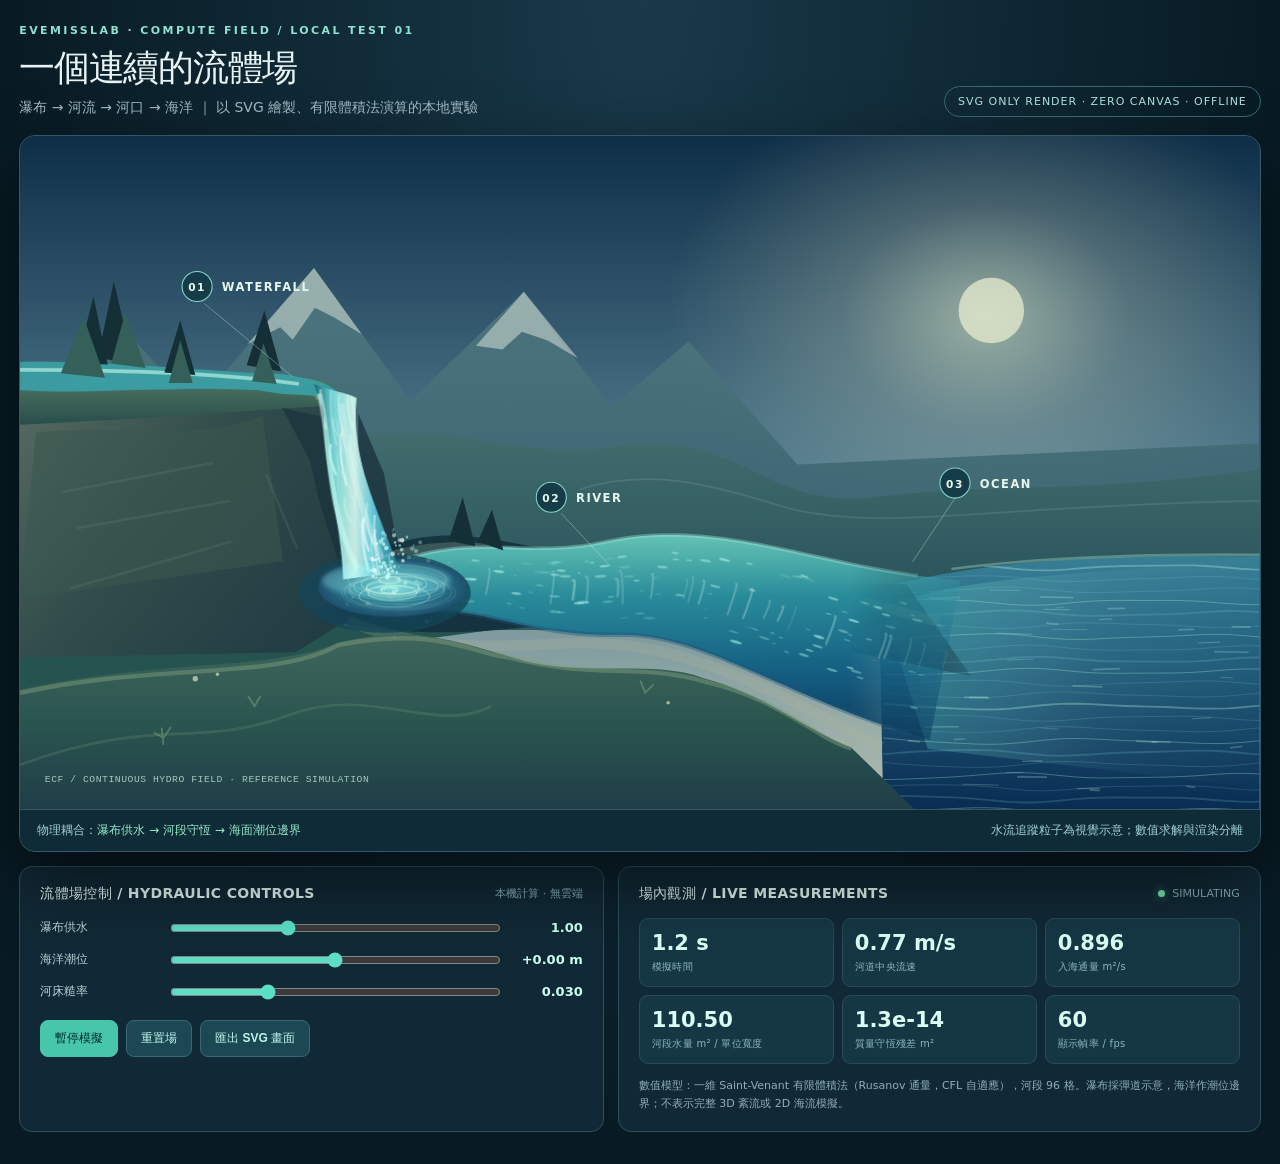
<file: examples/fluid/index.html>
<!doctype html>
<html lang="zh-Hant">
<head>
  <meta charset="utf-8" />
  <meta name="viewport" content="width=device-width,initial-scale=1" />
  <meta name="color-scheme" content="dark" />
  <title>EveComputeField / 流體場 SVG 實驗</title>
  <style>
    :root{font-family:Inter,ui-sans-serif,system-ui,-apple-system,"Microsoft JhengHei",sans-serif;color:#e8f4f3;background:#081b24;font-synthesis:none}
    *{box-sizing:border-box} body{margin:0;background:radial-gradient(ellipse at 50% 0,#19394a 0,#081b24 70%);min-height:100vh}
    .shell{width:min(1500px,97vw);margin:0 auto;padding:24px 0 32px}
    .header{display:flex;gap:24px;align-items:flex-end;justify-content:space-between;margin-bottom:18px;flex-wrap:wrap}
    .eyebrow{font-weight:800;letter-spacing:.22em;text-transform:uppercase;font-size:11px;color:#8ee2d0;margin:0 0 7px}
    h1{font-size:clamp(22px,2.8vw,36px);letter-spacing:-.035em;font-weight:750;margin:0 0 6px}
    .sub{font-size:14px;color:#a1bac4;margin:0}
    .tag{font-size:11px;color:#afe3dd;border:1px solid #376c71;border-radius:99px;padding:8px 13px;letter-spacing:.09em;white-space:nowrap}
    .scene-shell{position:relative;border:1px solid #365766;border-radius:16px;overflow:hidden;background:#193b4b;box-shadow:0 28px 70px #0008}
    svg#world{width:100%;height:auto;display:block;aspect-ratio:1400/760;touch-action:pan-y}
    .scene-caption{display:flex;justify-content:space-between;gap:20px;align-items:center;padding:12px 17px;background:#102b38;color:#9ed0d3;font-size:12px;border-top:1px solid #37555e;flex-wrap:wrap}
    .caption-active{color:#93eac9}
    .bottom{display:grid;grid-template-columns:minmax(310px,1fr) minmax(360px,1.1fr);gap:14px;margin-top:14px}
    .panel{border:1px solid #2c505d;background:#112936;border-radius:13px;padding:18px 20px}
    .panel-head{display:flex;justify-content:space-between;align-items:center;margin-bottom:15px;gap:14px}.panel h2{font-size:14px;letter-spacing:.025em;margin:0;color:#e4f7f2}.fine{font-size:11px;color:#86adbb}
    .ctrl{display:grid;grid-template-columns:116px 1fr 72px;gap:12px;align-items:center;margin:12px 0}.ctrl label{font-size:12px;color:#b8d2d5}.value{font-size:13px;text-align:right;font-variant-numeric:tabular-nums;color:#c9fff0;font-weight:600}
    input[type=range]{width:100%;accent-color:#5bdfc5;cursor:pointer}
    .actions{display:flex;gap:8px;margin-top:18px;flex-wrap:wrap}
    button{cursor:pointer;border-radius:8px;font-weight:650;padding:9px 14px;font-size:12px;border:1px solid #386a74;color:#c0f6ed;background:#1c4853;transition:background .2s}button:hover{background:#286072}button.primary{background:#48c6ab;color:#03272d;border-color:#48c6ab}button.primary:hover{background:#71e1c4}
    .metrics{display:grid;grid-template-columns:repeat(3,minmax(0,1fr));gap:8px}.metric{background:#153744;border:1px solid #294b5b;border-radius:9px;padding:12px}.metric b{display:block;font-size:clamp(15px,2.1vw,21px);color:#d9fff4;white-space:nowrap;font-variant-numeric:tabular-nums}.metric span{display:block;font-size:10px;letter-spacing:.03em;color:#8bb4be;margin-top:5px}
    .note{font-size:11px;line-height:1.65;color:#8daeb8;margin:13px 0 0}
    .error{color:#ffc6b9!important}.status{display:flex;align-items:center;gap:7px}.dot{width:7px;height:7px;background:#76e6b0;border-radius:50%;box-shadow:0 0 9px #63e3aa80}
    @media(max-width:850px){.bottom{grid-template-columns:1fr}.shell{width:min(100%,96vw);padding-top:16px}.panel{padding:14px}.metrics{grid-template-columns:repeat(3,minmax(0,1fr))}}
    @media(max-width:460px){.ctrl{grid-template-columns:83px 1fr 60px;gap:8px}.metrics{grid-template-columns:repeat(2,minmax(0,1fr))}.scene-caption{font-size:10px}}
  </style>
</head>
<body>
<main class="shell">
  <header class="header">
    <div><p class="eyebrow">EVEMISSLAB · COMPUTE FIELD / LOCAL TEST 01</p>
      <h1>一個連續的流體場</h1>
      <p class="sub">瀑布 → 河流 → 河口 → 海洋 ｜ 以 SVG 繪製、有限體積法演算的本地實驗</p></div>
    <div class="tag">SVG ONLY RENDER · ZERO CANVAS · OFFLINE</div>
  </header>
  <section class="scene-shell" aria-label="瀑布、河道及海洋的連續 SVG 動畫">
   <svg id="world" viewBox="0 0 1400 760" xmlns="http://www.w3.org/2000/svg" role="img" aria-labelledby="scene-title scene-description">
    <title id="scene-title">瀑布、河流與海洋的連續水力模擬</title>
    <desc id="scene-description">從高山瀑布落至深潭，再沿曲折河道流入右側海洋的向量畫面；水量與潮汐由簡化的一維水動力模型控制。</desc>
    <defs>
      <linearGradient id="sky" x1="0" y1="0" x2="0" y2="1"><stop offset="0" stop-color="#0e2e48"/><stop offset=".52" stop-color="#547e90"/><stop offset="1" stop-color="#b1bdb1"/></linearGradient>
      <radialGradient id="glow"><stop stop-color="#e5f0cb" stop-opacity=".57"/><stop offset=".45" stop-color="#e8e8c4" stop-opacity=".21"/><stop offset="1" stop-color="#dae4b8" stop-opacity="0"/></radialGradient>
      <linearGradient id="mountain" x1="0" y1="0" x2="0" y2="1"><stop stop-color="#547c83"/><stop offset="1" stop-color="#2c5665"/></linearGradient>
      <linearGradient id="foothill" x1="0" y1="0" x2="0" y2="1"><stop stop-color="#416c6b"/><stop offset="1" stop-color="#1f4a51"/></linearGradient>
      <linearGradient id="rock" x1="0" y1="0" x2="1" y2=".6"><stop stop-color="#596c61"/><stop offset=".47" stop-color="#314c4b"/><stop offset="1" stop-color="#213c43"/></linearGradient>
      <linearGradient id="plateau" x1="0" y1="0" x2="0" y2="1"><stop stop-color="#4f7562"/><stop offset="1" stop-color="#284e4b"/></linearGradient>
      <linearGradient id="waterfall" x1="0" y1="0" x2="1" y2="0"><stop stop-color="#126476" stop-opacity=".93"/><stop offset=".22" stop-color="#76d7d7" stop-opacity=".97"/><stop offset=".47" stop-color="#d4f6ec" stop-opacity=".94"/><stop offset=".68" stop-color="#64c9d7"/><stop offset="1" stop-color="#1f778c" stop-opacity=".95"/></linearGradient>
      <linearGradient id="river" x1="0" y1="0" x2="0" y2="1"><stop stop-color="#64c3b4"/><stop offset=".3" stop-color="#298b9a"/><stop offset=".68" stop-color="#145d81"/><stop offset="1" stop-color="#0b395b"/></linearGradient>
      <linearGradient id="sea" x1="0" y1="0" x2="0" y2="1"><stop stop-color="#387f96"/><stop offset=".28" stop-color="#286985"/><stop offset="1" stop-color="#092c52"/></linearGradient>
      <radialGradient id="pool"><stop stop-color="#8ce9dc"/><stop offset=".45" stop-color="#308ea1"/><stop offset="1" stop-color="#205170"/></radialGradient>
      <linearGradient id="shore" x1="0" y1="0" x2="0" y2="1"><stop stop-color="#40665d"/><stop offset=".5" stop-color="#2a554f"/><stop offset="1" stop-color="#203e48"/></linearGradient>
      <linearGradient id="seaShine" x1="0" y1="0" x2="1" y2="0"><stop stop-color="#5be4d1" stop-opacity=".3"/><stop offset=".55" stop-color="#b8f3e5" stop-opacity=".05"/><stop offset="1" stop-color="#7dd0d5" stop-opacity="0"/></linearGradient>
      <filter id="blur" x="-30%" y="-30%" width="160%" height="160%"><feGaussianBlur stdDeviation="12"/></filter>
      <filter id="soft" x="-60%" y="-60%" width="220%" height="220%"><feGaussianBlur stdDeviation="3"/></filter>
      <linearGradient id="estuary-fade" gradientUnits="userSpaceOnUse" x1="867" y1="0" x2="1110" y2="0"><stop offset="0" stop-color="#fff"/><stop offset=".29" stop-color="#fff"/><stop offset=".75" stop-color="#777"/><stop offset="1" stop-color="#000"/></linearGradient>
      <mask id="estuary-mask" maskUnits="userSpaceOnUse" x="0" y="0" width="1400" height="760"><rect x="0" y="0" width="1400" height="760" fill="url(#estuary-fade)"/></mask>
      <path id="river-axis" d="M 416 516 C 515 481 561 523 675 510 S 884 561 1045 592" fill="none"/>
      <clipPath id="fall-clip"><path d="M 332 280 C 350 287 369 290 380 296 C 373 365 404 421 429 492 L 365 501 C 363 433 341 373 343 312 Z"/></clipPath>
      <clipPath id="sea-clip"><path d="M 969 514 C 1068 480 1181 472 1400 475 L 1400 760 L 975 760 Z"/></clipPath>
    </defs>
    <!-- atmosphere and distant terrain -->
    <rect width="1400" height="760" fill="url(#sky)"/>
    <ellipse cx="1090" cy="204" rx="360" ry="280" fill="url(#glow)"/>
    <circle cx="1097" cy="197" r="37" fill="#e7ebcf" opacity=".75"/>
    <path d="M0 349 L111 211 L198 306 L332 149 L441 299 L569 176 L668 306 L755 232 L878 371 L1400 347 L1400 560 L0 550 Z" fill="url(#mountain)" opacity=".86"/>
    <path d="M257 235 L332 149 L386 224 L355 205 L333 194 L308 230 L294 216 Z M515 237 L569 176 L630 251 L596 231 L567 221 L545 241 Z" fill="#d4ded3" opacity=".55"/>
    <path d="M0 431 C 170 356 221 384 338 350 C 477 308 547 371 680 350 C 809 332 843 419 955 409 C 1112 390 1180 406 1400 377 L1400 555 L0 560 Z" fill="url(#foothill)" opacity=".82"/>
    <path d="M632 399 C710 374 781 393 866 420 C978 448 1092 417 1400 412" fill="none" stroke="#9cb7ad" stroke-width="2" opacity=".19"/>
    <path d="M0 456 Q172 410 302 440 Q375 442 434 466 L555 555 L0 630 Z" fill="#25534f"/>
    <!-- high ground and cliff / waterfall top -->
    <path d="M0 287 C90 279 177 301 250 288 C292 287 326 270 356 288 L369 335 L394 450 L430 510 L311 583 L0 589 Z" fill="url(#rock)"/>
    <path d="M0 287 C90 277 170 294 242 283 C297 273 335 270 352 281 L360 304 C281 308 192 317 0 326 Z" fill="url(#plateau)"/>
    <path d="M18 335 C120 324 194 347 274 316 L297 480 L0 523 Z" fill="#39584f" opacity=".56"/>
    <path d="M296 307 L345 318 L367 355 L359 418 L391 473 L362 488 L338 413 L328 368 Z" fill="#142e39" opacity=".54"/>
    <path d="M382 313 L411 381 L424 451 L457 494 L422 525 L383 463 Z" fill="#192e3a" opacity=".73"/>
    <path d="M48 402 L219 369 M64 443 L238 412 M278 382 L313 466 M57 511 L239 458" fill="none" stroke="#a7b3a0" stroke-width="3" opacity=".11"/>
    <path d="M333 295 C346 289 359 291 379 298" fill="none" stroke="#b6d1bc" stroke-width="7" opacity=".3"/>
    <!-- ocean water reaches up under the estuary -->
    <path d="M970 511 C1076 483 1190 472 1400 475 L1400 760 L975 760 Z" fill="url(#sea)"/>
    <g clip-path="url(#sea-clip)">
      <path d="M974 532 C1090 487 1260 500 1430 467 L1430 740 L1025 692 Z" fill="url(#seaShine)"/>
      <g id="ocean-wavelets"></g>
      <g id="ocean-shimmers"></g>
    </g>
    <path d="M1052 489 Q1190 471 1400 473" stroke="#ace2d1" opacity=".36" stroke-width="3" fill="none"/>
    <!-- valley banks under river -->
    <path mask="url(#estuary-mask)" d="M361 491 C460 427 523 456 616 470 C769 467 872 510 1001 506 L1074 610 C893 573 759 542 635 547 C482 569 416 560 355 549 Z" fill="#132e3c" opacity=".85"/>
    <path d="M390 483 C516 439 566 487 666 479 S873 505 1039 549" fill="none" stroke="#789787" stroke-width="11" opacity=".35"/>
    <path d="M370 548 C500 598 593 563 689 576 S869 636 973 690" fill="none" stroke="#b6b898" stroke-width="12" opacity=".22"/>
    <!-- changing wet river channel (generated by the finite-volume solver) -->
    <path id="river-water" mask="url(#estuary-mask)" d="M405 480 C550 430 700 480 1045 490 L1050 700 C800 660 530 570 405 555 Z" fill="url(#river)"/>
    <path id="river-shimmer" mask="url(#estuary-mask)" d="" fill="none" stroke="#a5ece1" opacity=".37" stroke-width="4"/>
    <path id="river-bottom" mask="url(#estuary-mask)" d="" fill="none" stroke="#1d5377" opacity=".4" stroke-width="5"/>
    <g id="river-flows" mask="url(#estuary-mask)"></g>
    <g id="river-ripples" mask="url(#estuary-mask)"></g>
    <!-- foreground low bank over the near river edge -->
    <path d="M0 625 C159 590 284 605 360 572 C447 551 497 573 554 588 C625 614 713 590 771 612 C841 630 885 669 939 691 L1010 760 L0 760 Z" fill="url(#shore)"/>
    <path d="M0 629 C149 595 290 615 359 575 C475 552 515 587 554 589 C646 614 703 595 772 616 C863 637 896 679 939 692" fill="none" stroke="#7f9d79" stroke-width="5" opacity=".48"/>
    <path d="M0 710 C158 653 198 694 306 653 C398 620 470 677 532 644" fill="none" stroke="#86a582" stroke-width="3" opacity=".2"/>
    <!-- pool and waterfall overlay foreground -->
    <ellipse cx="412" cy="516" rx="97" ry="45" fill="#154558" opacity=".8"/>
    <ellipse cx="421" cy="510" rx="84" ry="33" fill="url(#pool)" opacity=".88"/>
    <path d="M0 255 C118 254 219 267 297 269 C326 274 342 276 355 286 L363 303 C341 288 310 296 270 287 C166 282 72 292 0 287 Z" fill="#3b9fa4" opacity=".95"/>
    <path d="M0 264 C101 264 223 267 315 280" fill="none" stroke="#b0ede0" stroke-width="4" opacity=".72"/>
    <path d="M332 280 C350 287 369 290 380 296 C373 365 404 421 429 492 L365 501 C363 433 341 373 343 312 Z" fill="url(#waterfall)"/>
    <g id="fall-streaks" clip-path="url(#fall-clip)"></g>
    <path d="M338 291 C351 336 344 416 381 489" stroke="#d2fff2" stroke-width="6" opacity=".53" fill="none"/>
    <path d="M363 302 C367 366 391 439 409 478" stroke="#f2fffa" stroke-width="7" opacity=".28" fill="none"/>
    <ellipse cx="414" cy="502" rx="73" ry="19" fill="#a4ffff" opacity=".3" filter="url(#soft)"/>
    <g id="waterfall-spray"></g>
    <g id="pool-foam"></g>
    <!-- natural details: pines and rock vegetation -->
    <g fill="#142f36"><path d="M64 257 L83 181 L99 258 Z M88 250 L106 164 L128 259 Z M163 267 L181 208 L198 270 Z M256 259 L276 197 L295 266 Z"/><path d="M484 457 L500 408 L514 463 Z M517 458 L533 422 L546 468 Z"/></g>
    <g fill="#356059"><path d="M46 268 L72 205 L96 273 Z M103 257 L119 199 L142 262 Z M168 279 L181 231 L195 279 Z M262 277 L275 234 L290 280 Z"/></g>
    <g stroke="#86a885" stroke-linecap="round" fill="none" opacity=".48"><path d="M162 687 L160 669 M162 680 L152 674 M162 680 L170 668 M265 644 L271 633 M265 644 L258 633 M706 629 L701 616 M706 629 L715 620" stroke-width="2"/></g>
    <g opacity=".8" fill="#c8d1b0"><circle cx="198" cy="613" r="3"/><circle cx="223" cy="608" r="2"/><circle cx="732" cy="640" r="2"/></g>
    <!-- illustrated measurements and topology markers (also SVG) -->
    <g font-family="system-ui,-apple-system,sans-serif" font-size="13" letter-spacing="1.7" fill="#e6f8ec" font-weight="650">
      <g transform="translate(200 170)"><circle r="17" fill="#173c49" stroke="#83d7ca" stroke-width="1.2"/><text x="0" y="5" text-anchor="middle" font-size="12">01</text><text x="28" y="5">WATERFALL</text><path d="M8 19 L108 102" stroke="#d6f3e6" stroke-width="1" opacity=".4" fill="none"/></g>
      <g transform="translate(600 408)"><circle r="17" fill="#173c49" stroke="#83d7ca" stroke-width="1.2"/><text x="0" y="5" text-anchor="middle" font-size="12">02</text><text x="28" y="5">RIVER</text><path d="M11 18 L67 78" stroke="#d6f3e6" stroke-width="1" opacity=".4" fill="none"/></g>
      <g transform="translate(1056 392)"><circle r="17" fill="#173c49" stroke="#83d7ca" stroke-width="1.2"/><text x="0" y="5" text-anchor="middle" font-size="12">03</text><text x="28" y="5">OCEAN</text><path d="M0 17 L-48 89" stroke="#d6f3e6" stroke-width="1" opacity=".4" fill="none"/></g>
    </g>
    <g transform="translate(28 730)" font-family="ui-monospace,monospace" font-size="11" letter-spacing=".6" fill="#bcdfd1" opacity=".85"><text>ECF / CONTINUOUS HYDRO FIELD · REFERENCE SIMULATION</text></g>
   </svg>
   <div class="scene-caption"><span>物理耦合：<span class="caption-active">瀑布供水 → 河段守恆 → 海面潮位邊界</span></span><span>水流追蹤粒子為視覺示意；數值求解與渲染分離</span></div>
  </section>
  <div class="bottom">
   <section class="panel" aria-labelledby="parameters-heading">
    <div class="panel-head"><h2 id="parameters-heading">流體場控制 / HYDRAULIC CONTROLS</h2><span class="fine">本機計算 · 無雲端</span></div>
    <div class="ctrl"><label for="flow">瀑布供水</label><input id="flow" type="range" min="0.2" max="2.5" value="1.0" step="0.05"/><span class="value" id="flow-value">1.00</span></div>
    <div class="ctrl"><label for="tide">海洋潮位</label><input id="tide" type="range" min="-0.4" max="0.4" value="0" step="0.02"/><span class="value" id="tide-value">+0.00 m</span></div>
    <div class="ctrl"><label for="friction">河床糙率</label><input id="friction" type="range" min="0.01" max="0.08" value="0.03" step="0.002"/><span class="value" id="friction-value">0.030</span></div>
    <div class="actions"><button id="toggle" class="primary">暫停模擬</button><button id="reset">重置場</button><button id="export">匯出 SVG 畫面</button></div>
   </section>
   <section class="panel" aria-labelledby="metrics-heading">
    <div class="panel-head"><h2 id="metrics-heading">場內觀測 / LIVE MEASUREMENTS</h2><span class="status fine"><span class="dot"></span><span id="running">SIMULATING</span></span></div>
    <div class="metrics">
      <div class="metric"><b id="m-time">0.0 s</b><span>模擬時間</span></div>
      <div class="metric"><b id="m-vel">0.00 m/s</b><span>河道中央流速</span></div>
      <div class="metric"><b id="m-out">0.00</b><span>入海通量 m²/s</span></div>
      <div class="metric"><b id="m-vol">0.0</b><span>河段水量 m² / 單位寬度</span></div>
      <div class="metric"><b id="m-mass">0.0e+0</b><span>質量守恆殘差 m²</span></div>
      <div class="metric"><b id="m-fps">—</b><span>顯示幀率 / fps</span></div>
    </div>
    <p class="note" id="note">數值模型：一維 Saint-Venant 有限體積法（Rusanov 通量，CFL 自適應），河段 96 格。瀑布採彈道示意，海洋作潮位邊界；不表示完整 3D 紊流或 2D 海流模擬。</p>
   </section>
  </div>
</main>
<script src="./fluid-core.js"></script>
<script src="./scene.js"></script>
</body>
</html>
</file>
